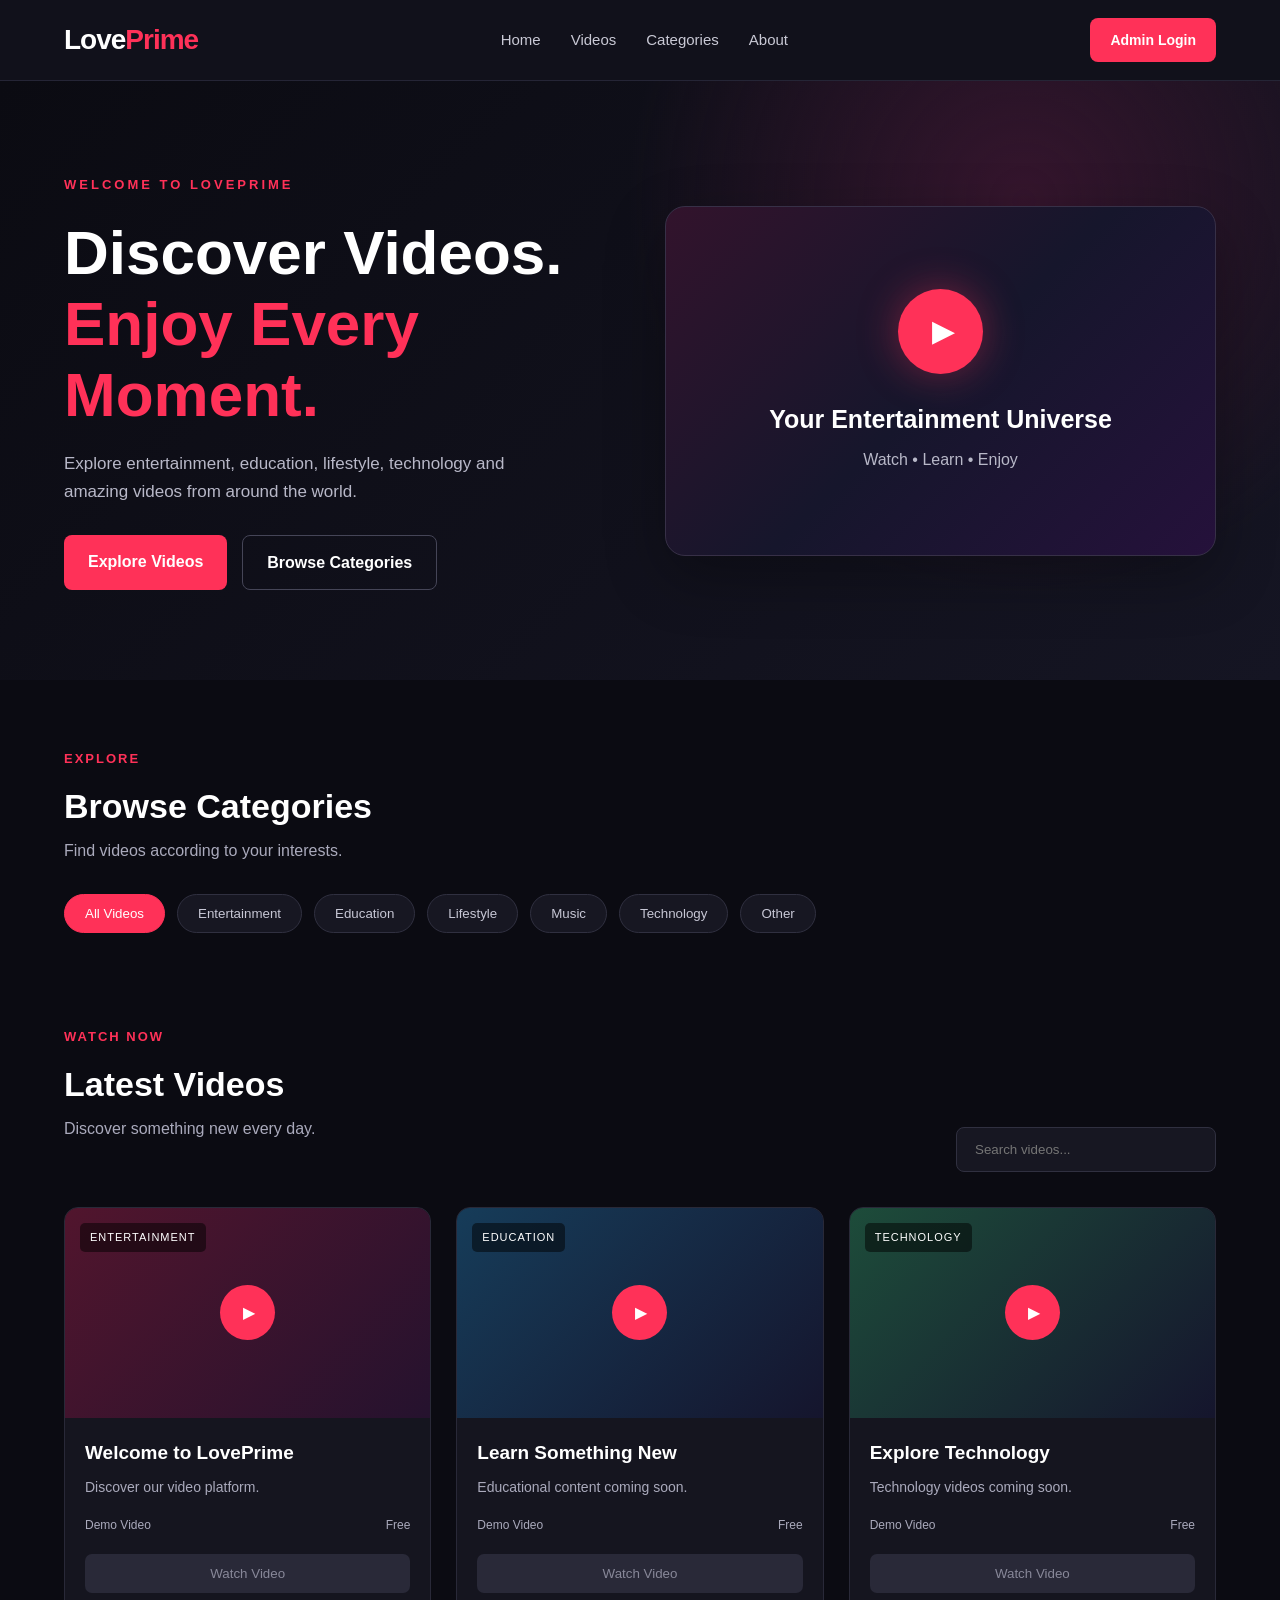
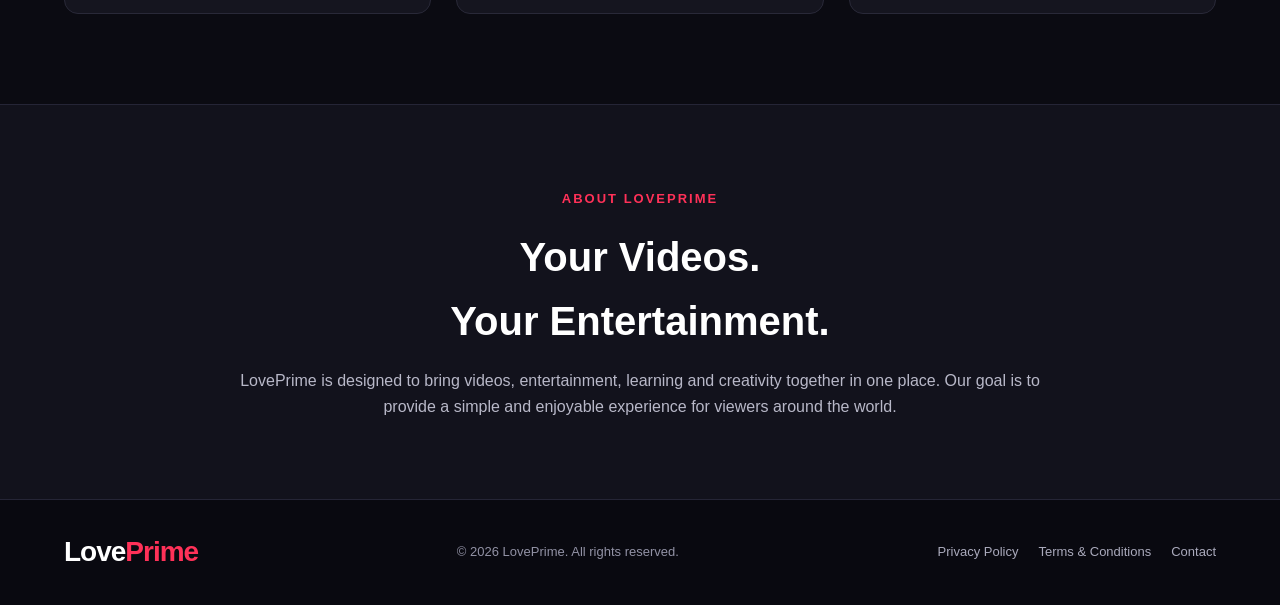
<file: index.html>
<!DOCTYPE html>
<html lang="en">
<head>
    <meta charset="UTF-8">
    <meta name="viewport" content="width=device-width, initial-scale=1.0">
    <title>LovePrime - Watch Videos</title>
    <meta name="description" content="Welcome to LovePrime, your destination for videos, entertainment, education and more.">

    <link rel="stylesheet" href="style.css">
</head>

<body>

    <!-- Header -->
    <header class="header">
        <div class="container navbar">

            <a href="index.html" class="logo">
                Love<span>Prime</span>
            </a>

            <nav class="nav-links">
                <a href="#home">Home</a>
                <a href="#videos">Videos</a>
                <a href="#categories">Categories</a>
                <a href="#about">About</a>
            </nav>

            <a href="admin/login.html" class="admin-btn">
                Admin Login
            </a>

        </div>
    </header>


    <!-- Hero Section -->
    <section class="hero" id="home">

        <div class="container hero-content">

            <div class="hero-text">
                <span class="tagline">WELCOME TO LOVEPRIME</span>

                <h1>
                    Discover Videos.<br>
                    <span>Enjoy Every Moment.</span>
                </h1>

                <p>
                    Explore entertainment, education, lifestyle, technology
                    and amazing videos from around the world.
                </p>

                <div class="hero-buttons">
                    <a href="#videos" class="primary-btn">
                        Explore Videos
                    </a>

                    <a href="#categories" class="secondary-btn">
                        Browse Categories
                    </a>
                </div>
            </div>

            <div class="hero-image">
                <div class="play-icon">▶</div>
                <h2>Your Entertainment Universe</h2>
                <p>Watch • Learn • Enjoy</p>
            </div>

        </div>

    </section>


    <!-- Categories -->
    <section class="categories-section" id="categories">

        <div class="container">

            <div class="section-heading">
                <span>EXPLORE</span>
                <h2>Browse Categories</h2>
                <p>Find videos according to your interests.</p>
            </div>

            <div class="categories">

                <button class="category-btn active" data-category="all">
                    All Videos
                </button>

                <button class="category-btn" data-category="entertainment">
                    Entertainment
                </button>

                <button class="category-btn" data-category="education">
                    Education
                </button>

                <button class="category-btn" data-category="lifestyle">
                    Lifestyle
                </button>

                <button class="category-btn" data-category="music">
                    Music
                </button>

                <button class="category-btn" data-category="technology">
                    Technology
                </button>

                <button class="category-btn" data-category="other">
                    Other
                </button>

            </div>

        </div>

    </section>


    <!-- Videos Section -->
    <section class="videos-section" id="videos">

        <div class="container">

            <div class="videos-heading">

                <div class="section-heading">
                    <span>WATCH NOW</span>
                    <h2>Latest Videos</h2>
                    <p>Discover something new every day.</p>
                </div>

                <div class="search-box">
                    <input
                        type="text"
                        id="searchInput"
                        placeholder="Search videos..."
                    >
                </div>

            </div>


            <div class="video-grid" id="videoGrid">

                <!-- Demo Video 1 -->
                <div class="video-card" data-category="entertainment">

                    <div class="video-thumbnail thumbnail-one">
                        <span class="video-label">ENTERTAINMENT</span>
                        <div class="thumbnail-play">▶</div>
                    </div>

                    <div class="video-info">
                        <h3>Welcome to LovePrime</h3>
                        <p>Discover our video platform.</p>

                        <div class="video-meta">
                            <span>Demo Video</span>
                            <span>Free</span>
                        </div>

                        <button class="watch-btn" disabled>
                            Watch Video
                        </button>
                    </div>

                </div>


                <!-- Demo Video 2 -->
                <div class="video-card" data-category="education">

                    <div class="video-thumbnail thumbnail-two">
                        <span class="video-label">EDUCATION</span>
                        <div class="thumbnail-play">▶</div>
                    </div>

                    <div class="video-info">
                        <h3>Learn Something New</h3>
                        <p>Educational content coming soon.</p>

                        <div class="video-meta">
                            <span>Demo Video</span>
                            <span>Free</span>
                        </div>

                        <button class="watch-btn" disabled>
                            Watch Video
                        </button>
                    </div>

                </div>


                <!-- Demo Video 3 -->
                <div class="video-card" data-category="technology">

                    <div class="video-thumbnail thumbnail-three">
                        <span class="video-label">TECHNOLOGY</span>
                        <div class="thumbnail-play">▶</div>
                    </div>

                    <div class="video-info">
                        <h3>Explore Technology</h3>
                        <p>Technology videos coming soon.</p>

                        <div class="video-meta">
                            <span>Demo Video</span>
                            <span>Free</span>
                        </div>

                        <button class="watch-btn" disabled>
                            Watch Video
                        </button>
                    </div>

                </div>

            </div>

        </div>

    </section>


    <!-- About Section -->
    <section class="about-section" id="about">

        <div class="container about-content">

            <span>ABOUT LOVEPRIME</span>

            <h2>Your Videos.<br>Your Entertainment.</h2>

            <p>
                LovePrime is designed to bring videos, entertainment,
                learning and creativity together in one place.
                Our goal is to provide a simple and enjoyable experience
                for viewers around the world.
            </p>

        </div>

    </section>


    <!-- Footer -->
    <footer class="footer">

        <div class="container footer-content">

            <a href="index.html" class="logo">
                Love<span>Prime</span>
            </a>

            <p>© 2026 LovePrime. All rights reserved.</p>

            <div class="footer-links">
                <a href="#">Privacy Policy</a>
                <a href="#">Terms & Conditions</a>
                <a href="#">Contact</a>
            </div>

        </div>

    </footer>


    <script src="script.js"></script>

</body>
</html>
</file>
<file: style.css>
/* =====================================
   LOVEPRIME WEBSITE - MAIN DESIGN
===================================== */

* {
    margin: 0;
    padding: 0;
    box-sizing: border-box;
}

html {
    scroll-behavior: smooth;
}

body {
    font-family: Arial, Helvetica, sans-serif;
    background: #0b0b12;
    color: #ffffff;
    line-height: 1.6;
}

a {
    text-decoration: none;
    color: inherit;
}

button,
input {
    font-family: inherit;
}

.container {
    width: 90%;
    max-width: 1200px;
    margin: auto;
}


/* HEADER */

.header {
    background: #11111b;
    border-bottom: 1px solid #252536;
    position: sticky;
    top: 0;
    z-index: 1000;
}

.navbar {
    min-height: 80px;
    display: flex;
    align-items: center;
    justify-content: space-between;
    gap: 20px;
}

.logo {
    font-size: 28px;
    font-weight: bold;
    letter-spacing: -1px;
}

.logo span {
    color: #ff3158;
}

.nav-links {
    display: flex;
    align-items: center;
    gap: 30px;
}

.nav-links a {
    color: #c9c9d5;
    font-size: 15px;
    transition: 0.3s;
}

.nav-links a:hover {
    color: #ff3158;
}

.admin-btn {
    background: #ff3158;
    padding: 11px 20px;
    border-radius: 8px;
    font-weight: bold;
    font-size: 14px;
    transition: 0.3s;
}

.admin-btn:hover {
    background: #e51f45;
    transform: translateY(-2px);
}


/* HERO SECTION */

.hero {
    padding: 90px 0;
    background:
        radial-gradient(circle at 80% 20%, #35152d 0%, transparent 35%),
        linear-gradient(135deg, #0b0b12, #151523);
}

.hero-content {
    display: grid;
    grid-template-columns: 1fr 1fr;
    align-items: center;
    gap: 50px;
}

.tagline {
    color: #ff3158;
    font-size: 13px;
    font-weight: bold;
    letter-spacing: 3px;
}

.hero h1 {
    font-size: clamp(36px, 5vw, 62px);
    line-height: 1.15;
    margin: 20px 0;
}

.hero h1 span {
    color: #ff3158;
}

.hero-text p {
    color: #b8b8c8;
    max-width: 500px;
    font-size: 17px;
    margin-bottom: 30px;
}

.hero-buttons {
    display: flex;
    gap: 15px;
    flex-wrap: wrap;
}

.primary-btn,
.secondary-btn {
    display: inline-block;
    padding: 14px 24px;
    border-radius: 8px;
    font-weight: bold;
    transition: 0.3s;
}

.primary-btn {
    background: #ff3158;
}

.primary-btn:hover {
    background: #e51f45;
    transform: translateY(-3px);
}

.secondary-btn {
    border: 1px solid #454557;
    color: #ffffff;
}

.secondary-btn:hover {
    border-color: #ff3158;
    color: #ff3158;
}


/* HERO IMAGE BOX */

.hero-image {
    min-height: 350px;
    border-radius: 20px;
    background:
        linear-gradient(135deg, #32132c, #16162c, #25113b);
    border: 1px solid #373047;
    display: flex;
    flex-direction: column;
    align-items: center;
    justify-content: center;
    text-align: center;
    box-shadow: 0 20px 60px rgba(0, 0, 0, 0.3);
}

.play-icon {
    width: 85px;
    height: 85px;
    background: #ff3158;
    border-radius: 50%;
    display: flex;
    align-items: center;
    justify-content: center;
    font-size: 30px;
    padding-left: 5px;
    box-shadow: 0 0 40px rgba(255, 49, 88, 0.4);
    margin-bottom: 25px;
}

.hero-image h2 {
    font-size: 25px;
}

.hero-image p {
    color: #b8b8c8;
    margin-top: 8px;
}


/* SECTION HEADING */

.section-heading {
    margin-bottom: 30px;
}

.section-heading > span,
.about-content > span {
    color: #ff3158;
    font-size: 13px;
    letter-spacing: 2px;
    font-weight: bold;
}

.section-heading h2 {
    font-size: 34px;
    margin-top: 8px;
}

.section-heading p {
    color: #aaaabc;
    margin-top: 5px;
}


/* CATEGORIES */

.categories-section {
    padding: 65px 0 40px;
}

.categories {
    display: flex;
    gap: 12px;
    flex-wrap: wrap;
}

.category-btn {
    background: #171722;
    color: #c7c7d5;
    border: 1px solid #303040;
    padding: 11px 20px;
    border-radius: 30px;
    cursor: pointer;
    transition: 0.3s;
}

.category-btn:hover,
.category-btn.active {
    background: #ff3158;
    border-color: #ff3158;
    color: white;
}


/* VIDEOS */

.videos-section {
    padding: 50px 0 90px;
}

.videos-heading {
    display: flex;
    align-items: flex-end;
    justify-content: space-between;
    gap: 20px;
    margin-bottom: 35px;
}

.search-box input {
    background: #171722;
    border: 1px solid #303040;
    color: white;
    padding: 14px 18px;
    width: 260px;
    border-radius: 8px;
    outline: none;
}

.search-box input:focus {
    border-color: #ff3158;
}

.video-grid {
    display: grid;
    grid-template-columns: repeat(3, 1fr);
    gap: 25px;
}

.video-card {
    background: #15151f;
    border: 1px solid #292938;
    border-radius: 14px;
    overflow: hidden;
    transition: 0.3s;
}

.video-card:hover {
    transform: translateY(-6px);
    border-color: #ff3158;
    box-shadow: 0 15px 35px rgba(0, 0, 0, 0.25);
}

.video-thumbnail {
    height: 210px;
    position: relative;
    display: flex;
    align-items: center;
    justify-content: center;
}

.thumbnail-one {
    background: linear-gradient(135deg, #51152d, #25122e);
}

.thumbnail-two {
    background: linear-gradient(135deg, #163c59, #15152d);
}

.thumbnail-three {
    background: linear-gradient(135deg, #1d4c3a, #15152d);
}

.video-label {
    position: absolute;
    top: 15px;
    left: 15px;
    background: rgba(0, 0, 0, 0.5);
    padding: 6px 10px;
    font-size: 11px;
    border-radius: 5px;
    letter-spacing: 1px;
}

.thumbnail-play {
    width: 55px;
    height: 55px;
    background: #ff3158;
    border-radius: 50%;
    display: flex;
    align-items: center;
    justify-content: center;
    padding-left: 3px;
}

.video-info {
    padding: 20px;
}

.video-info h3 {
    font-size: 19px;
    margin-bottom: 8px;
}

.video-info p {
    color: #aaaabc;
    font-size: 14px;
}

.video-meta {
    display: flex;
    justify-content: space-between;
    color: #aaaabc;
    font-size: 12px;
    margin: 18px 0;
}

.watch-btn {
    width: 100%;
    background: #292938;
    color: #888899;
    border: none;
    padding: 12px;
    border-radius: 7px;
    cursor: not-allowed;
}


/* ABOUT */

.about-section {
    padding: 80px 0;
    background: #12121c;
    border-top: 1px solid #252536;
    border-bottom: 1px solid #252536;
}

.about-content {
    max-width: 800px;
    text-align: center;
}

.about-content h2 {
    font-size: 40px;
    margin: 15px 0;
}

.about-content p {
    color: #b8b8c8;
    font-size: 16px;
}


/* FOOTER */

.footer {
    padding: 30px 0;
    background: #090910;
}

.footer-content {
    display: flex;
    align-items: center;
    justify-content: space-between;
    gap: 20px;
    flex-wrap: wrap;
}

.footer-content p {
    color: #9292a5;
    font-size: 13px;
}

.footer-links {
    display: flex;
    gap: 20px;
    flex-wrap: wrap;
}

.footer-links a {
    color: #aaaabc;
    font-size: 13px;
}

.footer-links a:hover {
    color: #ff3158;
}


/* MOBILE RESPONSIVE */

@media (max-width: 900px) {

    .hero-content {
        grid-template-columns: 1fr;
    }

    .hero {
        padding: 60px 0;
    }

    .video-grid {
        grid-template-columns: repeat(2, 1fr);
    }

    .nav-links {
        gap: 15px;
    }

}

@media (max-width: 600px) {

    .navbar {
        padding: 15px 0;
        flex-wrap: wrap;
    }

    .logo {
        font-size: 24px;
    }

    .nav-links {
        order: 3;
        width: 100%;
        justify-content: center;
        flex-wrap: wrap;
    }

    .nav-links a {
        font-size: 13px;
    }

    .admin-btn {
        padding: 9px 13px;
        font-size: 12px;
    }

    .hero h1 {
        font-size: 38px;
    }

    .hero-image {
        min-height: 250px;
    }

    .section-heading h2 {
        font-size: 28px;
    }

    .videos-heading {
        align-items: flex-start;
        flex-direction: column;
    }

    .search-box,
    .search-box input {
        width: 100%;
    }

    .video-grid {
        grid-template-columns: 1fr;
    }

    .about-content h2 {
        font-size: 32px;
    }

    .footer-content {
        flex-direction: column;
        text-align: center;
    }

}
</file>
